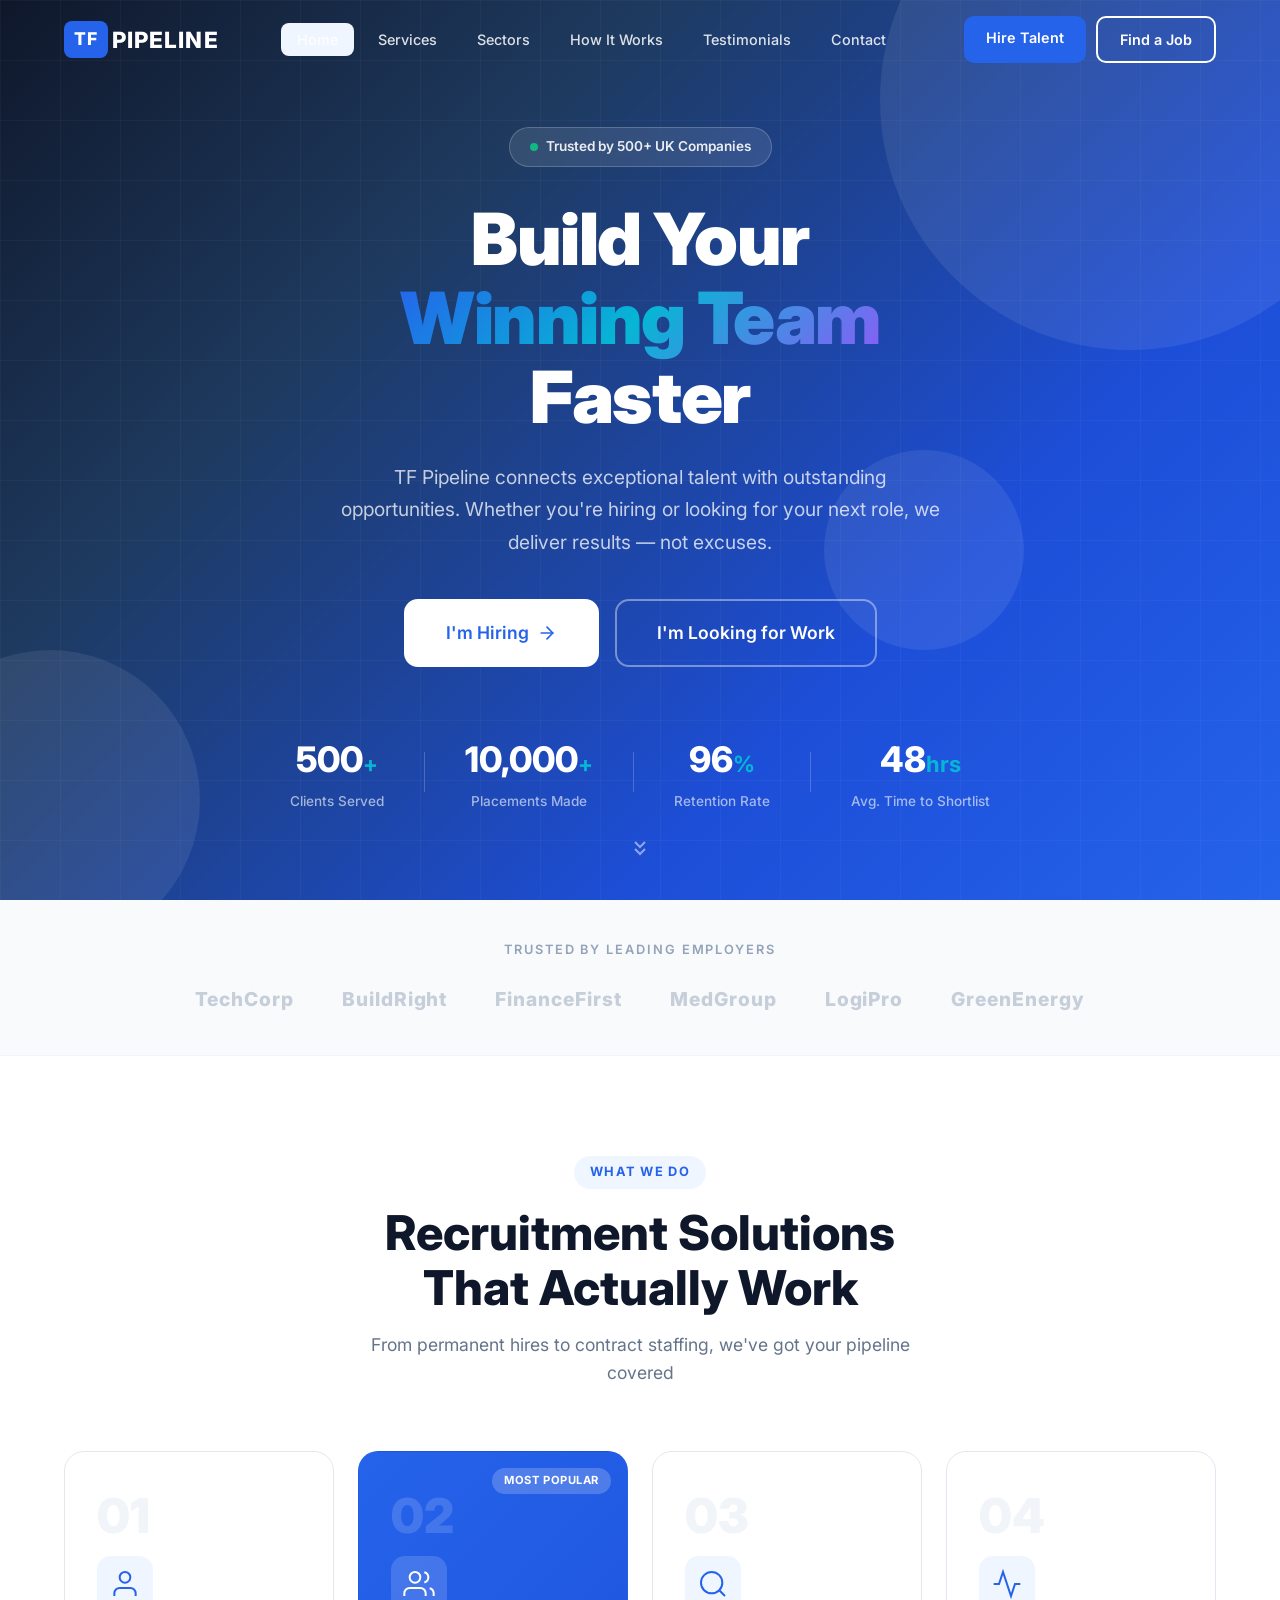
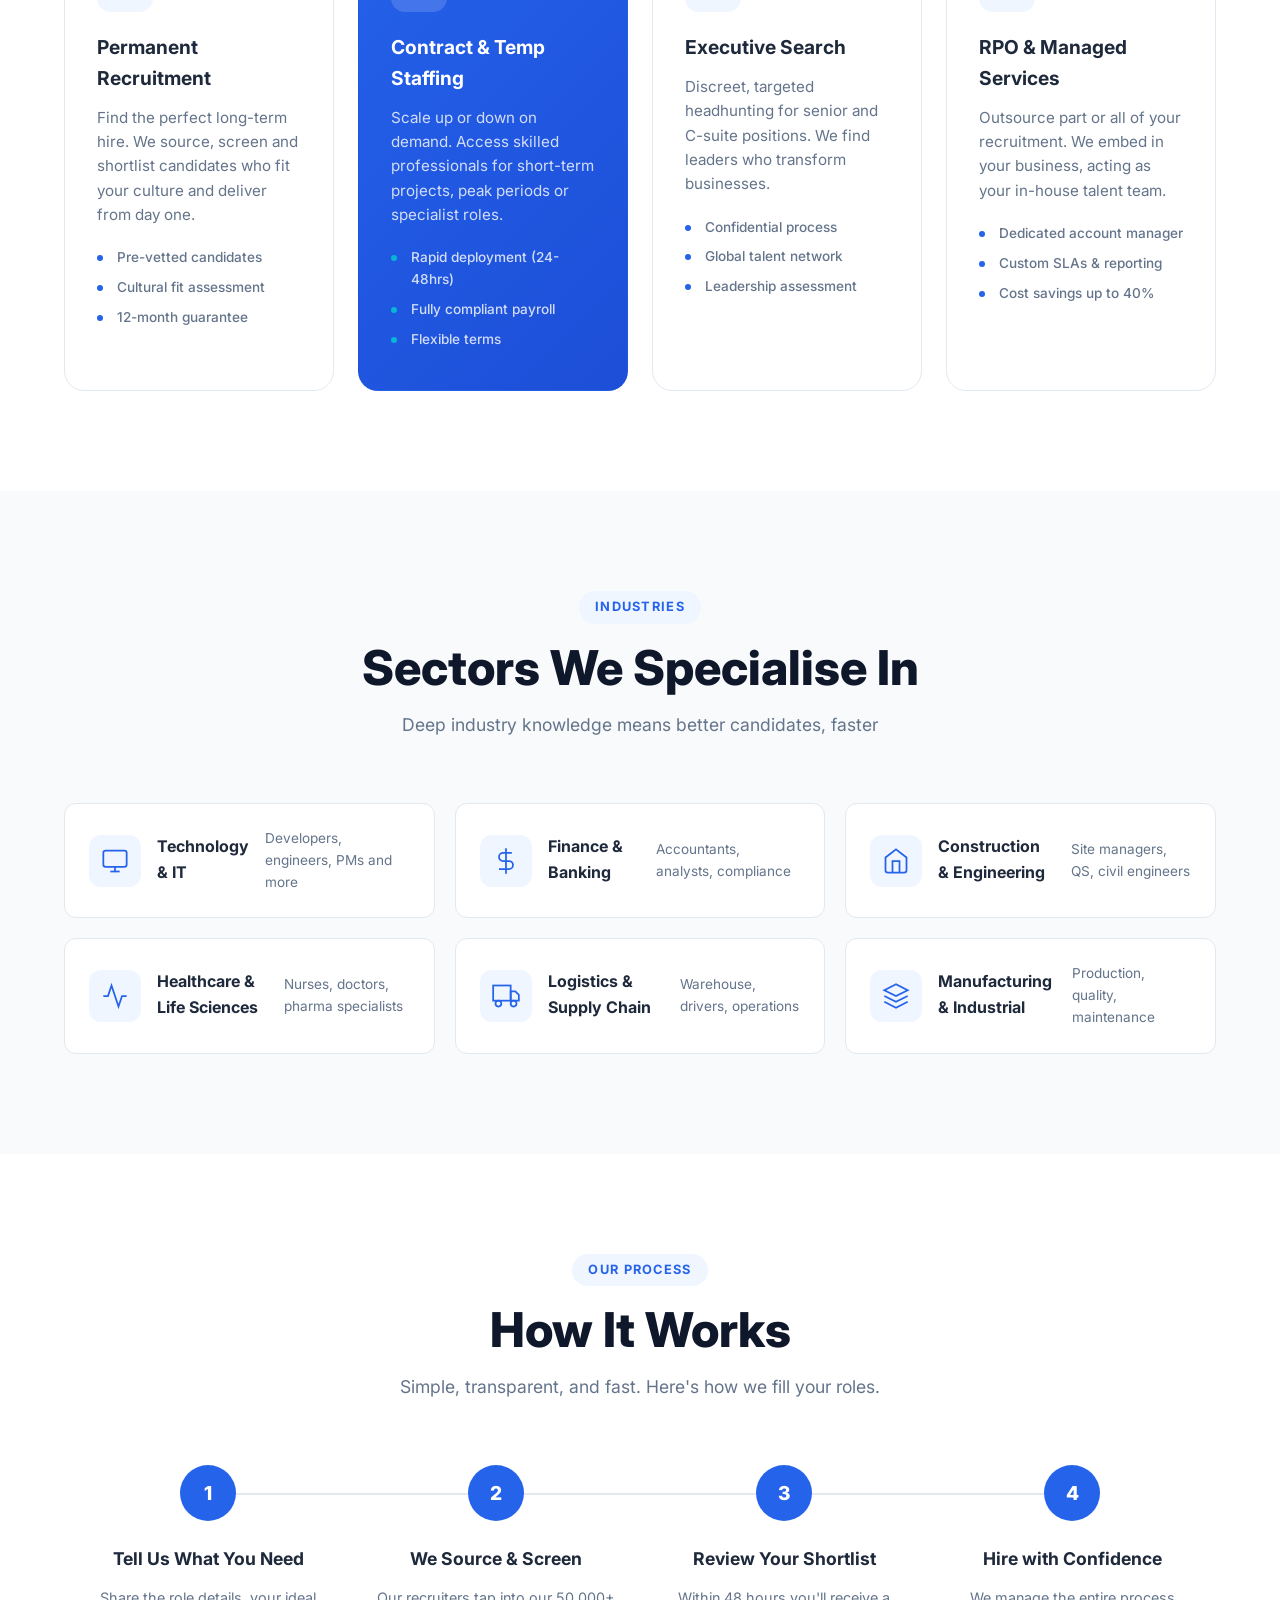
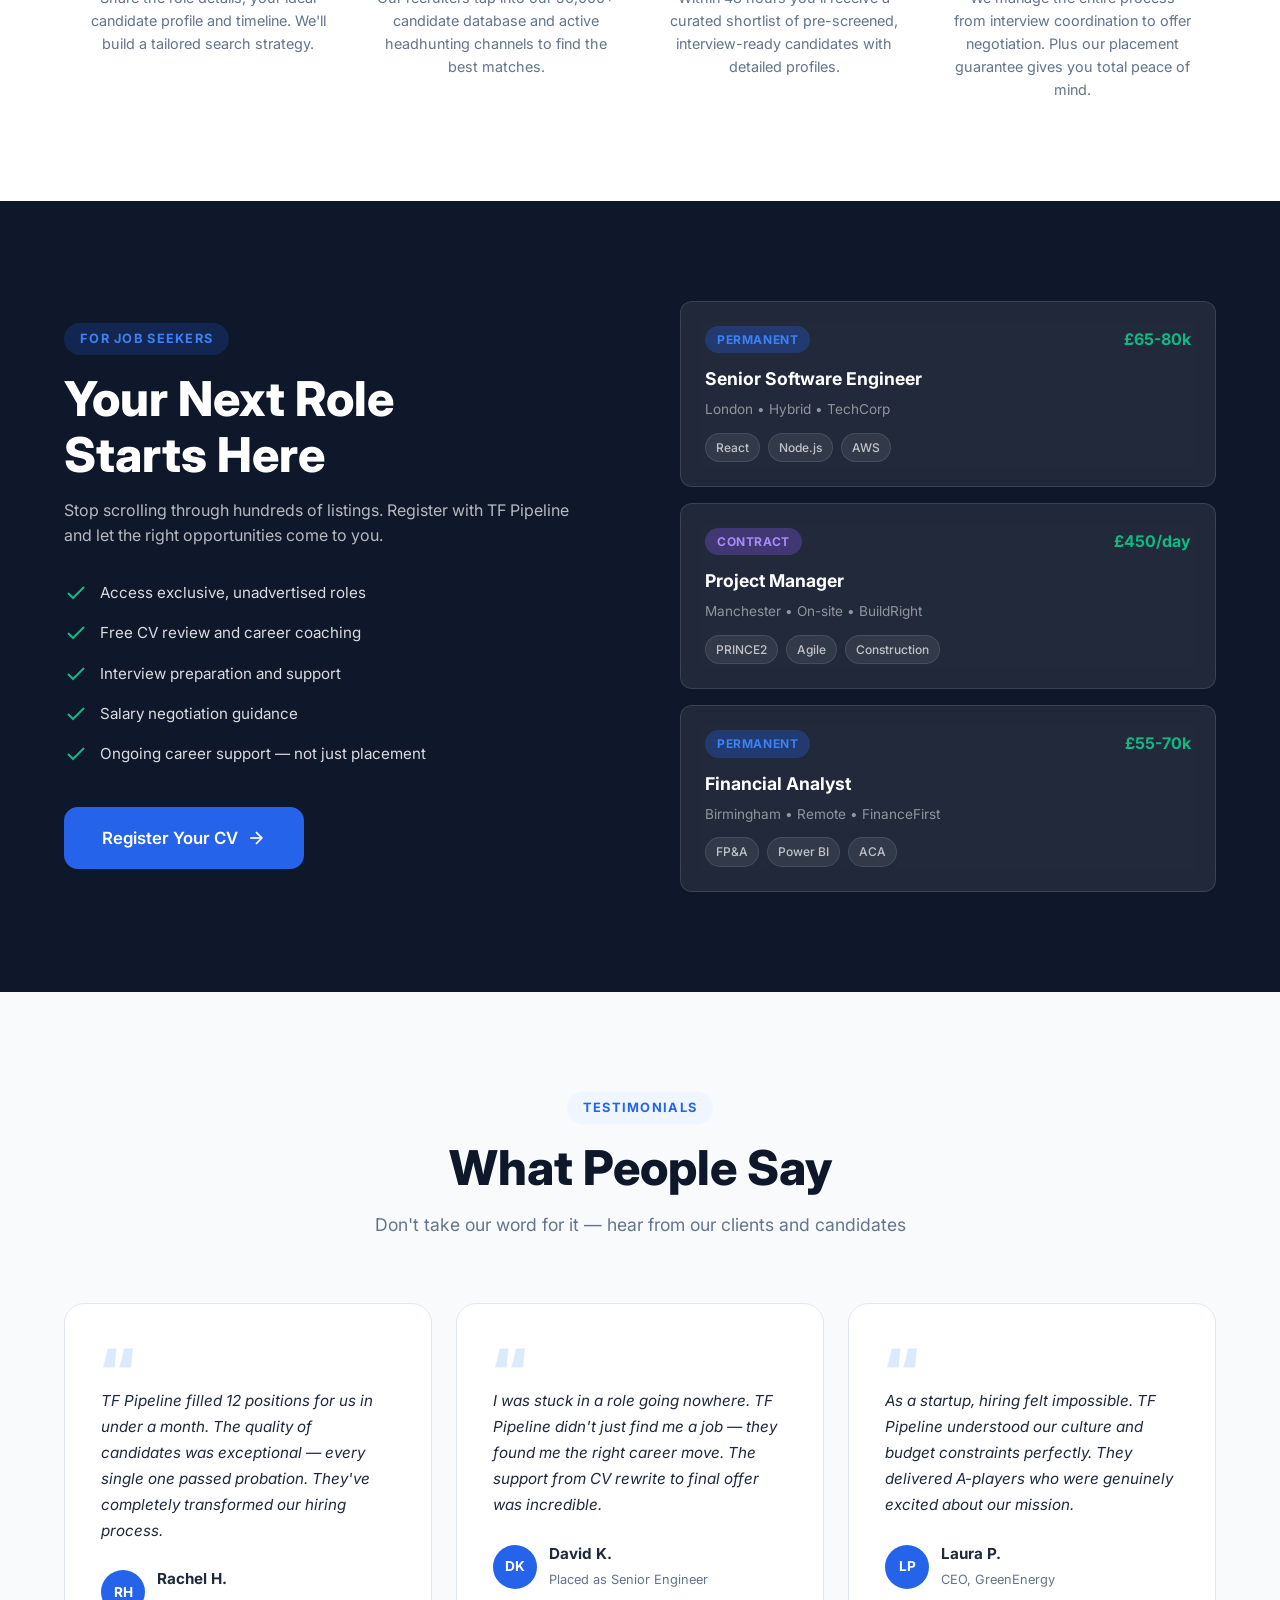
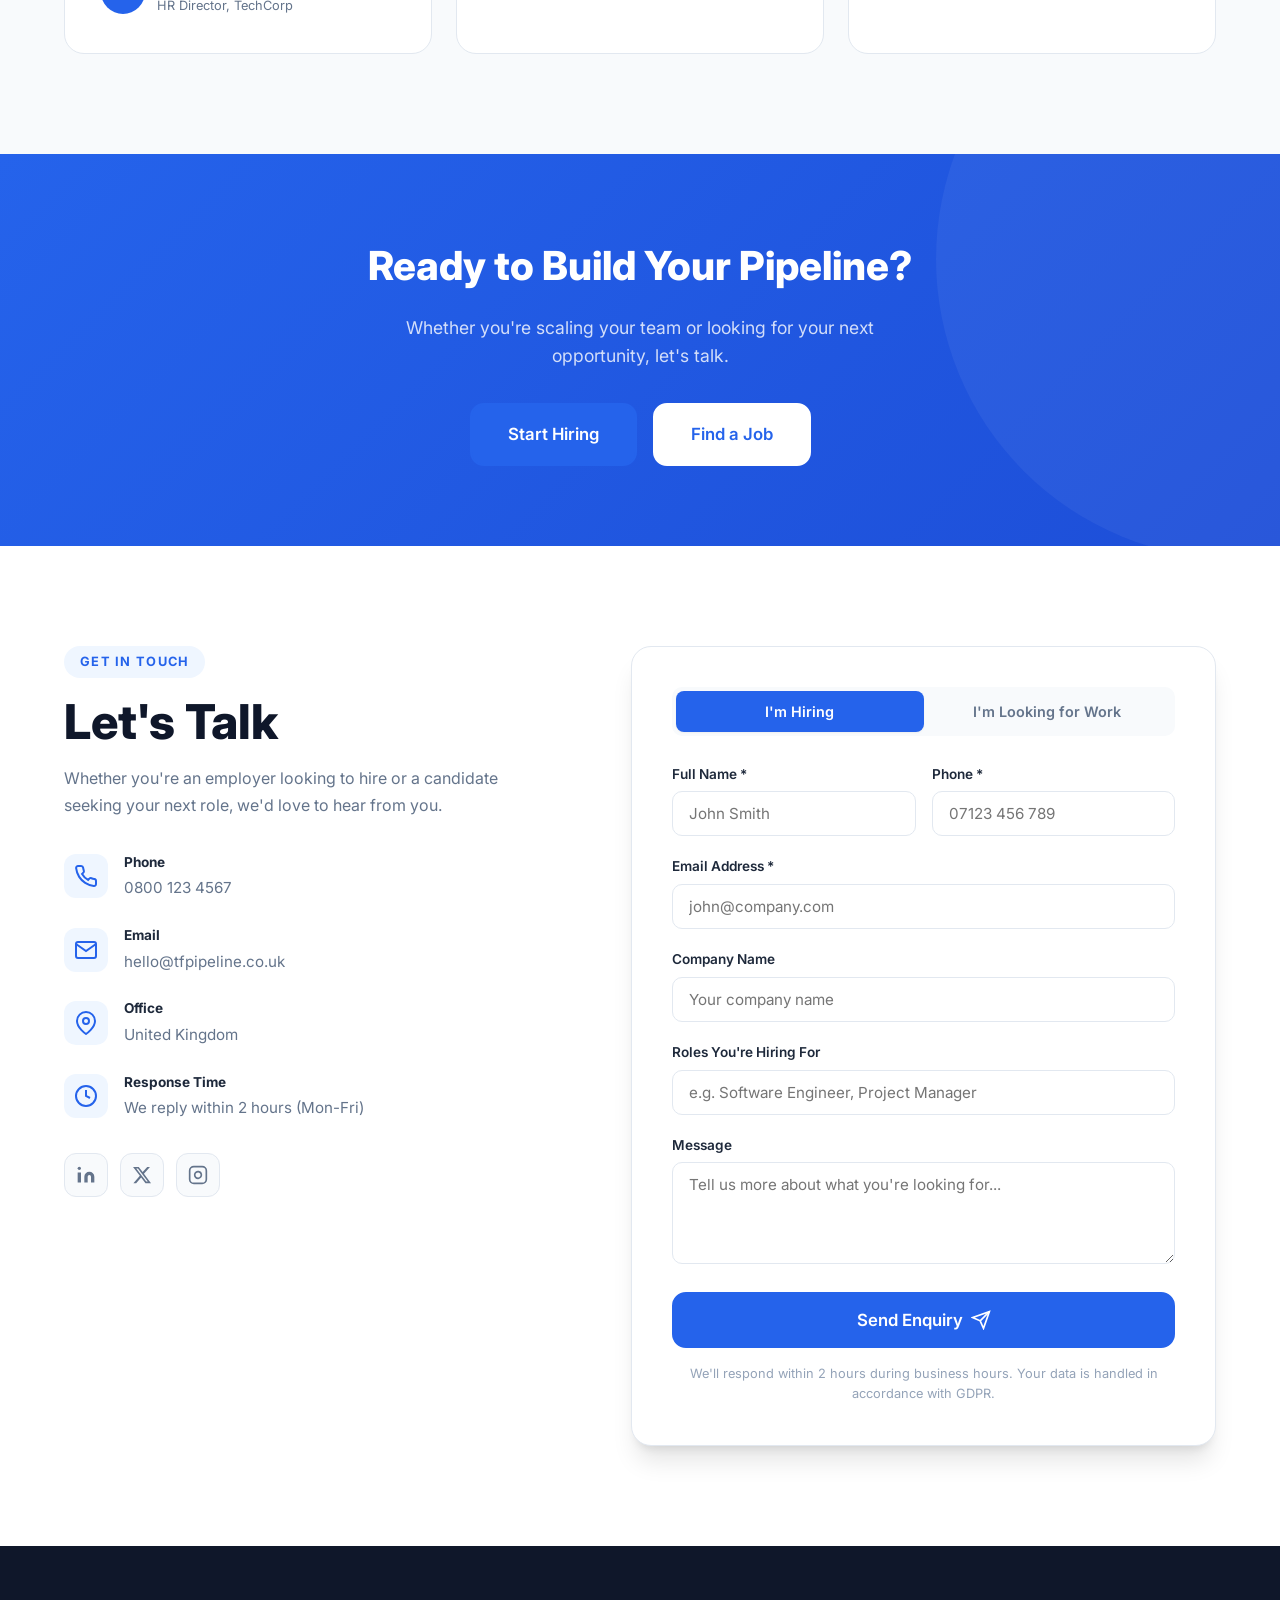
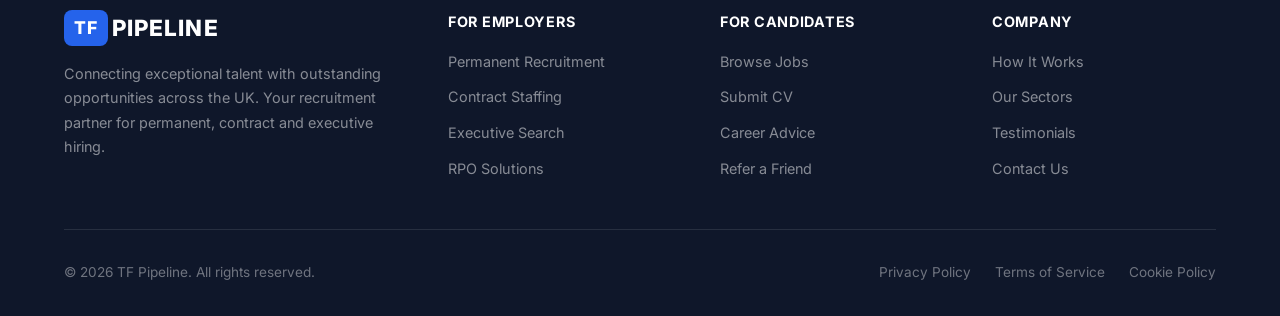
<file: index.html>
<!DOCTYPE html>
<html lang="en">
<head>
    <meta charset="UTF-8">
    <meta name="viewport" content="width=device-width, initial-scale=1.0">
    <meta name="description" content="TF Pipeline - The UK's leading recruitment agency. Connecting exceptional talent with outstanding opportunities across industries. Fast, reliable, results-driven hiring solutions.">
    <meta name="keywords" content="recruitment, hiring, talent pipeline, staffing, jobs, UK recruitment agency, executive search, contract staffing, permanent recruitment, TF Pipeline">
    <meta name="author" content="TF Pipeline">
    <meta name="robots" content="index, follow">
    <meta name="theme-color" content="#6366f1">
    <!-- Open Graph -->
    <meta property="og:title" content="TF Pipeline | Recruitment That Delivers Results">
    <meta property="og:description" content="The UK's leading recruitment agency. Connecting exceptional talent with outstanding opportunities. Fast, reliable, results-driven.">
    <meta property="og:type" content="website">
    <meta property="og:url" content="https://www.tfpipeline.co.uk">
    <meta property="og:image" content="https://www.tfpipeline.co.uk/og-image.png">
    <meta property="og:site_name" content="TF Pipeline">
    <meta property="og:locale" content="en_GB">
    <!-- Twitter Card -->
    <meta name="twitter:card" content="summary_large_image">
    <meta name="twitter:title" content="TF Pipeline | Recruitment That Delivers Results">
    <meta name="twitter:description" content="The UK's leading recruitment agency. Fast, reliable, results-driven hiring solutions.">
    <meta name="twitter:image" content="https://www.tfpipeline.co.uk/og-image.png">
    <!-- Structured Data -->
    <script type="application/ld+json">
    {
      "@context": "https://schema.org",
      "@type": "EmploymentAgency",
      "name": "TF Pipeline",
      "description": "The UK's leading recruitment agency connecting exceptional talent with outstanding opportunities.",
      "url": "https://www.tfpipeline.co.uk",
      "areaServed": "United Kingdom",
      "serviceType": ["Permanent Recruitment", "Contract Staffing", "Executive Search", "RPO"],
      "contactPoint": {
        "@type": "ContactPoint",
        "contactType": "customer service",
        "availableLanguage": "English"
      }
    }
    </script>
    <title>TF Pipeline | Recruitment That Delivers Results</title>
    <link rel="canonical" href="https://www.tfpipeline.co.uk">
    <link rel="icon" type="image/svg+xml" href="data:image/svg+xml,%3Csvg xmlns='http://www.w3.org/2000/svg' viewBox='0 0 100 100'%3E%3Crect rx='20' width='100' height='100' fill='%236366f1'/%3E%3Ctext x='50' y='68' text-anchor='middle' fill='white' font-family='sans-serif' font-weight='900' font-size='52'%3ETF%3C/text%3E%3C/svg%3E">
    <link rel="apple-touch-icon" href="data:image/svg+xml,%3Csvg xmlns='http://www.w3.org/2000/svg' viewBox='0 0 100 100'%3E%3Crect rx='20' width='100' height='100' fill='%236366f1'/%3E%3Ctext x='50' y='68' text-anchor='middle' fill='white' font-family='sans-serif' font-weight='900' font-size='52'%3ETF%3C/text%3E%3C/svg%3E">
    <link rel="preconnect" href="https://fonts.googleapis.com">
    <link rel="preconnect" href="https://fonts.gstatic.com" crossorigin>
    <link href="https://fonts.googleapis.com/css2?family=Inter:wght@400;500;600;700;800;900&display=swap" rel="stylesheet">
    <link rel="stylesheet" href="styles.css">
</head>
<body>
    <!-- Skip to content for accessibility -->
    <a href="#home" class="skip-link">Skip to main content</a>

    <!-- Navigation -->
    <nav class="navbar" id="navbar" role="navigation" aria-label="Main navigation">
        <div class="container nav-container">
            <a href="#" class="logo" aria-label="TF Pipeline - Home">
                <span class="logo-tf">TF</span>
                <span class="logo-pipeline">PIPELINE</span>
            </a>
            <button class="nav-toggle" id="navToggle" aria-label="Toggle navigation">
                <span></span>
                <span></span>
                <span></span>
            </button>
            <ul class="nav-links" id="navLinks">
                <li><a href="#home">Home</a></li>
                <li><a href="#services">Services</a></li>
                <li><a href="#sectors">Sectors</a></li>
                <li><a href="#how-it-works">How It Works</a></li>
                <li><a href="#testimonials">Testimonials</a></li>
                <li><a href="#contact">Contact</a></li>
            </ul>
            <div class="nav-actions">
                <a href="#contact" class="nav-cta">Hire Talent</a>
                <a href="#jobs" class="nav-cta-outline">Find a Job</a>
            </div>
        </div>
    </nav>

    <!-- Hero Section -->
    <main>
    <section class="hero" id="home">
        <div class="hero-bg">
            <div class="hero-gradient"></div>
            <div class="hero-grid-pattern"></div>
            <div class="floating-shapes">
                <div class="shape shape-1"></div>
                <div class="shape shape-2"></div>
                <div class="shape shape-3"></div>
            </div>
        </div>
        <div class="container hero-content">
            <div class="hero-badge">
                <span class="badge-dot"></span>
                Trusted by 500+ UK Companies
            </div>
            <h1 class="hero-title">
                Build Your<br>
                <span class="text-gradient">Winning Team</span><br>
                Faster
            </h1>
            <p class="hero-subtitle">
                TF Pipeline connects exceptional talent with outstanding opportunities.
                Whether you're hiring or looking for your next role, we deliver results &mdash; not excuses.
            </p>
            <div class="hero-ctas">
                <a href="#contact" class="btn btn-primary btn-lg">
                    I'm Hiring
                    <svg width="20" height="20" viewBox="0 0 24 24" fill="none" stroke="currentColor" stroke-width="2" stroke-linecap="round" stroke-linejoin="round"><line x1="5" y1="12" x2="19" y2="12"/><polyline points="12 5 19 12 12 19"/></svg>
                </a>
                <a href="#jobs" class="btn btn-outline btn-lg">
                    I'm Looking for Work
                </a>
            </div>
            <div class="hero-stats">
                <div class="stat">
                    <span class="stat-number" data-target="500">0</span><span class="stat-plus">+</span>
                    <span class="stat-label">Clients Served</span>
                </div>
                <div class="stat-divider"></div>
                <div class="stat">
                    <span class="stat-number" data-target="10000">0</span><span class="stat-plus">+</span>
                    <span class="stat-label">Placements Made</span>
                </div>
                <div class="stat-divider"></div>
                <div class="stat">
                    <span class="stat-number" data-target="96">0</span><span class="stat-percent">%</span>
                    <span class="stat-label">Retention Rate</span>
                </div>
                <div class="stat-divider"></div>
                <div class="stat">
                    <span class="stat-number" data-target="48">0</span><span class="stat-unit">hrs</span>
                    <span class="stat-label">Avg. Time to Shortlist</span>
                </div>
            </div>
        </div>
        <div class="hero-scroll">
            <a href="#services" aria-label="Scroll to services">
                <svg width="24" height="24" viewBox="0 0 24 24" fill="none" stroke="currentColor" stroke-width="2"><polyline points="7 13 12 18 17 13"/><polyline points="7 6 12 11 17 6"/></svg>
            </a>
        </div>
    </section>

    <!-- Trusted By Bar -->
    <section class="trusted-bar">
        <div class="container">
            <p class="trusted-label">Trusted by leading employers</p>
            <div class="trusted-logos">
                <div class="trusted-logo">TechCorp</div>
                <div class="trusted-logo">BuildRight</div>
                <div class="trusted-logo">FinanceFirst</div>
                <div class="trusted-logo">MedGroup</div>
                <div class="trusted-logo">LogiPro</div>
                <div class="trusted-logo">GreenEnergy</div>
            </div>
        </div>
    </section>

    <!-- Services Section -->
    <section class="services" id="services">
        <div class="container">
            <div class="section-header">
                <span class="section-tag">What We Do</span>
                <h2 class="section-title">Recruitment Solutions<br>That Actually Work</h2>
                <p class="section-subtitle">From permanent hires to contract staffing, we've got your pipeline covered</p>
            </div>
            <div class="services-grid">
                <div class="service-card">
                    <div class="service-number">01</div>
                    <div class="service-icon">
                        <svg width="32" height="32" viewBox="0 0 24 24" fill="none" stroke="currentColor" stroke-width="1.5"><path d="M20 21v-2a4 4 0 0 0-4-4H8a4 4 0 0 0-4 4v2"/><circle cx="12" cy="7" r="4"/></svg>
                    </div>
                    <h3>Permanent Recruitment</h3>
                    <p>Find the perfect long-term hire. We source, screen and shortlist candidates who fit your culture and deliver from day one.</p>
                    <ul class="service-features">
                        <li>Pre-vetted candidates</li>
                        <li>Cultural fit assessment</li>
                        <li>12-month guarantee</li>
                    </ul>
                </div>
                <div class="service-card featured">
                    <div class="service-badge">Most Popular</div>
                    <div class="service-number">02</div>
                    <div class="service-icon">
                        <svg width="32" height="32" viewBox="0 0 24 24" fill="none" stroke="currentColor" stroke-width="1.5"><path d="M17 21v-2a4 4 0 0 0-4-4H5a4 4 0 0 0-4 4v2"/><circle cx="9" cy="7" r="4"/><path d="M23 21v-2a4 4 0 0 0-3-3.87"/><path d="M16 3.13a4 4 0 0 1 0 7.75"/></svg>
                    </div>
                    <h3>Contract & Temp Staffing</h3>
                    <p>Scale up or down on demand. Access skilled professionals for short-term projects, peak periods or specialist roles.</p>
                    <ul class="service-features">
                        <li>Rapid deployment (24-48hrs)</li>
                        <li>Fully compliant payroll</li>
                        <li>Flexible terms</li>
                    </ul>
                </div>
                <div class="service-card">
                    <div class="service-number">03</div>
                    <div class="service-icon">
                        <svg width="32" height="32" viewBox="0 0 24 24" fill="none" stroke="currentColor" stroke-width="1.5"><circle cx="11" cy="11" r="8"/><line x1="21" y1="21" x2="16.65" y2="16.65"/></svg>
                    </div>
                    <h3>Executive Search</h3>
                    <p>Discreet, targeted headhunting for senior and C-suite positions. We find leaders who transform businesses.</p>
                    <ul class="service-features">
                        <li>Confidential process</li>
                        <li>Global talent network</li>
                        <li>Leadership assessment</li>
                    </ul>
                </div>
                <div class="service-card">
                    <div class="service-number">04</div>
                    <div class="service-icon">
                        <svg width="32" height="32" viewBox="0 0 24 24" fill="none" stroke="currentColor" stroke-width="1.5"><polyline points="22 12 18 12 15 21 9 3 6 12 2 12"/></svg>
                    </div>
                    <h3>RPO & Managed Services</h3>
                    <p>Outsource part or all of your recruitment. We embed in your business, acting as your in-house talent team.</p>
                    <ul class="service-features">
                        <li>Dedicated account manager</li>
                        <li>Custom SLAs & reporting</li>
                        <li>Cost savings up to 40%</li>
                    </ul>
                </div>
            </div>
        </div>
    </section>

    <!-- Sectors Section -->
    <section class="sectors" id="sectors">
        <div class="container">
            <div class="section-header">
                <span class="section-tag">Industries</span>
                <h2 class="section-title">Sectors We Specialise In</h2>
                <p class="section-subtitle">Deep industry knowledge means better candidates, faster</p>
            </div>
            <div class="sectors-grid">
                <div class="sector-card">
                    <div class="sector-icon">
                        <svg width="28" height="28" viewBox="0 0 24 24" fill="none" stroke="currentColor" stroke-width="1.5"><rect x="2" y="3" width="20" height="14" rx="2" ry="2"/><line x1="8" y1="21" x2="16" y2="21"/><line x1="12" y1="17" x2="12" y2="21"/></svg>
                    </div>
                    <h4>Technology & IT</h4>
                    <p>Developers, engineers, PMs and more</p>
                </div>
                <div class="sector-card">
                    <div class="sector-icon">
                        <svg width="28" height="28" viewBox="0 0 24 24" fill="none" stroke="currentColor" stroke-width="1.5"><line x1="12" y1="1" x2="12" y2="23"/><path d="M17 5H9.5a3.5 3.5 0 0 0 0 7h5a3.5 3.5 0 0 1 0 7H6"/></svg>
                    </div>
                    <h4>Finance & Banking</h4>
                    <p>Accountants, analysts, compliance</p>
                </div>
                <div class="sector-card">
                    <div class="sector-icon">
                        <svg width="28" height="28" viewBox="0 0 24 24" fill="none" stroke="currentColor" stroke-width="1.5"><path d="M3 9l9-7 9 7v11a2 2 0 0 1-2 2H5a2 2 0 0 1-2-2z"/><polyline points="9 22 9 12 15 12 15 22"/></svg>
                    </div>
                    <h4>Construction & Engineering</h4>
                    <p>Site managers, QS, civil engineers</p>
                </div>
                <div class="sector-card">
                    <div class="sector-icon">
                        <svg width="28" height="28" viewBox="0 0 24 24" fill="none" stroke="currentColor" stroke-width="1.5"><path d="M22 12h-4l-3 9L9 3l-3 9H2"/></svg>
                    </div>
                    <h4>Healthcare & Life Sciences</h4>
                    <p>Nurses, doctors, pharma specialists</p>
                </div>
                <div class="sector-card">
                    <div class="sector-icon">
                        <svg width="28" height="28" viewBox="0 0 24 24" fill="none" stroke="currentColor" stroke-width="1.5"><rect x="1" y="3" width="15" height="13"/><polygon points="16 8 20 8 23 11 23 16 16 16 16 8"/><circle cx="5.5" cy="18.5" r="2.5"/><circle cx="18.5" cy="18.5" r="2.5"/></svg>
                    </div>
                    <h4>Logistics & Supply Chain</h4>
                    <p>Warehouse, drivers, operations</p>
                </div>
                <div class="sector-card">
                    <div class="sector-icon">
                        <svg width="28" height="28" viewBox="0 0 24 24" fill="none" stroke="currentColor" stroke-width="1.5"><path d="M12 2L2 7l10 5 10-5-10-5z"/><path d="M2 17l10 5 10-5"/><path d="M2 12l10 5 10-5"/></svg>
                    </div>
                    <h4>Manufacturing & Industrial</h4>
                    <p>Production, quality, maintenance</p>
                </div>
            </div>
        </div>
    </section>

    <!-- How It Works -->
    <section class="how-it-works" id="how-it-works">
        <div class="container">
            <div class="section-header">
                <span class="section-tag">Our Process</span>
                <h2 class="section-title">How It Works</h2>
                <p class="section-subtitle">Simple, transparent, and fast. Here's how we fill your roles.</p>
            </div>
            <div class="steps-grid">
                <div class="step-card">
                    <div class="step-number">1</div>
                    <div class="step-line"></div>
                    <h3>Tell Us What You Need</h3>
                    <p>Share the role details, your ideal candidate profile and timeline. We'll build a tailored search strategy.</p>
                </div>
                <div class="step-card">
                    <div class="step-number">2</div>
                    <div class="step-line"></div>
                    <h3>We Source & Screen</h3>
                    <p>Our recruiters tap into our 50,000+ candidate database and active headhunting channels to find the best matches.</p>
                </div>
                <div class="step-card">
                    <div class="step-number">3</div>
                    <div class="step-line"></div>
                    <h3>Review Your Shortlist</h3>
                    <p>Within 48 hours you'll receive a curated shortlist of pre-screened, interview-ready candidates with detailed profiles.</p>
                </div>
                <div class="step-card">
                    <div class="step-number">4</div>
                    <h3>Hire with Confidence</h3>
                    <p>We manage the entire process from interview coordination to offer negotiation. Plus our placement guarantee gives you total peace of mind.</p>
                </div>
            </div>
        </div>
    </section>

    <!-- For Candidates Section -->
    <section class="candidates" id="jobs">
        <div class="container">
            <div class="candidates-grid">
                <div class="candidates-content">
                    <span class="section-tag">For Job Seekers</span>
                    <h2 class="section-title">Your Next Role<br>Starts Here</h2>
                    <p>Stop scrolling through hundreds of listings. Register with TF Pipeline and let the right opportunities come to you.</p>
                    <div class="candidate-perks">
                        <div class="perk">
                            <svg width="24" height="24" viewBox="0 0 24 24" fill="none" stroke="currentColor" stroke-width="2"><polyline points="20 6 9 17 4 12"/></svg>
                            <span>Access exclusive, unadvertised roles</span>
                        </div>
                        <div class="perk">
                            <svg width="24" height="24" viewBox="0 0 24 24" fill="none" stroke="currentColor" stroke-width="2"><polyline points="20 6 9 17 4 12"/></svg>
                            <span>Free CV review and career coaching</span>
                        </div>
                        <div class="perk">
                            <svg width="24" height="24" viewBox="0 0 24 24" fill="none" stroke="currentColor" stroke-width="2"><polyline points="20 6 9 17 4 12"/></svg>
                            <span>Interview preparation and support</span>
                        </div>
                        <div class="perk">
                            <svg width="24" height="24" viewBox="0 0 24 24" fill="none" stroke="currentColor" stroke-width="2"><polyline points="20 6 9 17 4 12"/></svg>
                            <span>Salary negotiation guidance</span>
                        </div>
                        <div class="perk">
                            <svg width="24" height="24" viewBox="0 0 24 24" fill="none" stroke="currentColor" stroke-width="2"><polyline points="20 6 9 17 4 12"/></svg>
                            <span>Ongoing career support &mdash; not just placement</span>
                        </div>
                    </div>
                    <a href="#contact" class="btn btn-primary btn-lg">
                        Register Your CV
                        <svg width="20" height="20" viewBox="0 0 24 24" fill="none" stroke="currentColor" stroke-width="2"><line x1="5" y1="12" x2="19" y2="12"/><polyline points="12 5 19 12 12 19"/></svg>
                    </a>
                </div>
                <div class="candidates-visual">
                    <div class="job-cards-stack">
                        <div class="job-card-preview">
                            <div class="job-card-header">
                                <span class="job-type">Permanent</span>
                                <span class="job-salary">&#163;65-80k</span>
                            </div>
                            <h4>Senior Software Engineer</h4>
                            <p>London &bull; Hybrid &bull; TechCorp</p>
                            <div class="job-tags">
                                <span>React</span><span>Node.js</span><span>AWS</span>
                            </div>
                        </div>
                        <div class="job-card-preview">
                            <div class="job-card-header">
                                <span class="job-type contract">Contract</span>
                                <span class="job-salary">&#163;450/day</span>
                            </div>
                            <h4>Project Manager</h4>
                            <p>Manchester &bull; On-site &bull; BuildRight</p>
                            <div class="job-tags">
                                <span>PRINCE2</span><span>Agile</span><span>Construction</span>
                            </div>
                        </div>
                        <div class="job-card-preview">
                            <div class="job-card-header">
                                <span class="job-type">Permanent</span>
                                <span class="job-salary">&#163;55-70k</span>
                            </div>
                            <h4>Financial Analyst</h4>
                            <p>Birmingham &bull; Remote &bull; FinanceFirst</p>
                            <div class="job-tags">
                                <span>FP&amp;A</span><span>Power BI</span><span>ACA</span>
                            </div>
                        </div>
                    </div>
                </div>
            </div>
        </div>
    </section>

    <!-- Testimonials -->
    <section class="testimonials" id="testimonials">
        <div class="container">
            <div class="section-header">
                <span class="section-tag">Testimonials</span>
                <h2 class="section-title">What People Say</h2>
                <p class="section-subtitle">Don't take our word for it &mdash; hear from our clients and candidates</p>
            </div>
            <div class="testimonials-grid">
                <div class="testimonial-card">
                    <div class="testimonial-quote">&ldquo;</div>
                    <p>TF Pipeline filled 12 positions for us in under a month. The quality of candidates was exceptional &mdash; every single one passed probation. They've completely transformed our hiring process.</p>
                    <div class="testimonial-author">
                        <div class="testimonial-avatar">RH</div>
                        <div>
                            <strong>Rachel H.</strong>
                            <span>HR Director, TechCorp</span>
                        </div>
                    </div>
                </div>
                <div class="testimonial-card">
                    <div class="testimonial-quote">&ldquo;</div>
                    <p>I was stuck in a role going nowhere. TF Pipeline didn't just find me a job &mdash; they found me the right career move. The support from CV rewrite to final offer was incredible.</p>
                    <div class="testimonial-author">
                        <div class="testimonial-avatar">DK</div>
                        <div>
                            <strong>David K.</strong>
                            <span>Placed as Senior Engineer</span>
                        </div>
                    </div>
                </div>
                <div class="testimonial-card">
                    <div class="testimonial-quote">&ldquo;</div>
                    <p>As a startup, hiring felt impossible. TF Pipeline understood our culture and budget constraints perfectly. They delivered A-players who were genuinely excited about our mission.</p>
                    <div class="testimonial-author">
                        <div class="testimonial-avatar">LP</div>
                        <div>
                            <strong>Laura P.</strong>
                            <span>CEO, GreenEnergy</span>
                        </div>
                    </div>
                </div>
            </div>
        </div>
    </section>

    <!-- CTA Section -->
    <section class="cta-section">
        <div class="container">
            <div class="cta-content">
                <h2>Ready to Build Your Pipeline?</h2>
                <p>Whether you're scaling your team or looking for your next opportunity, let's talk.</p>
                <div class="cta-buttons">
                    <a href="#contact" class="btn btn-primary btn-lg">Start Hiring</a>
                    <a href="#contact" class="btn btn-white btn-lg">Find a Job</a>
                </div>
            </div>
        </div>
    </section>

    <!-- Contact Section -->
    <section class="contact" id="contact">
        <div class="container">
            <div class="contact-grid">
                <div class="contact-info">
                    <span class="section-tag">Get In Touch</span>
                    <h2 class="section-title">Let's Talk</h2>
                    <p>Whether you're an employer looking to hire or a candidate seeking your next role, we'd love to hear from you.</p>
                    <div class="contact-details">
                        <div class="contact-item">
                            <svg width="24" height="24" viewBox="0 0 24 24" fill="none" stroke="currentColor" stroke-width="2"><path d="M22 16.92v3a2 2 0 0 1-2.18 2 19.79 19.79 0 0 1-8.63-3.07 19.5 19.5 0 0 1-6-6 19.79 19.79 0 0 1-3.07-8.67A2 2 0 0 1 4.11 2h3a2 2 0 0 1 2 1.72c.127.96.361 1.903.7 2.81a2 2 0 0 1-.45 2.11L8.09 9.91a16 16 0 0 0 6 6l1.27-1.27a2 2 0 0 1 2.11-.45c.907.339 1.85.573 2.81.7A2 2 0 0 1 22 16.92z"/></svg>
                            <div>
                                <strong>Phone</strong>
                                <a href="tel:08001234567">0800 123 4567</a>
                            </div>
                        </div>
                        <div class="contact-item">
                            <svg width="24" height="24" viewBox="0 0 24 24" fill="none" stroke="currentColor" stroke-width="2"><path d="M4 4h16c1.1 0 2 .9 2 2v12c0 1.1-.9 2-2 2H4c-1.1 0-2-.9-2-2V6c0-1.1.9-2 2-2z"/><polyline points="22,6 12,13 2,6"/></svg>
                            <div>
                                <strong>Email</strong>
                                <a href="mailto:hello@tfpipeline.co.uk">hello@tfpipeline.co.uk</a>
                            </div>
                        </div>
                        <div class="contact-item">
                            <svg width="24" height="24" viewBox="0 0 24 24" fill="none" stroke="currentColor" stroke-width="2"><path d="M21 10c0 7-9 13-9 13s-9-6-9-13a9 9 0 0 1 18 0z"/><circle cx="12" cy="10" r="3"/></svg>
                            <div>
                                <strong>Office</strong>
                                <span>United Kingdom</span>
                            </div>
                        </div>
                        <div class="contact-item">
                            <svg width="24" height="24" viewBox="0 0 24 24" fill="none" stroke="currentColor" stroke-width="2"><circle cx="12" cy="12" r="10"/><polyline points="12 6 12 12 16 14"/></svg>
                            <div>
                                <strong>Response Time</strong>
                                <span>We reply within 2 hours (Mon-Fri)</span>
                            </div>
                        </div>
                    </div>
                    <div class="social-links">
                        <a href="#" aria-label="LinkedIn" class="social-link">
                            <svg width="20" height="20" viewBox="0 0 24 24" fill="currentColor"><path d="M16 8a6 6 0 0 1 6 6v7h-4v-7a2 2 0 0 0-2-2 2 2 0 0 0-2 2v7h-4v-7a6 6 0 0 1 6-6z"/><rect x="2" y="9" width="4" height="12"/><circle cx="4" cy="4" r="2"/></svg>
                        </a>
                        <a href="#" aria-label="Twitter" class="social-link">
                            <svg width="20" height="20" viewBox="0 0 24 24" fill="currentColor"><path d="M18.244 2.25h3.308l-7.227 8.26 8.502 11.24H16.17l-5.214-6.817L4.99 21.75H1.68l7.73-8.835L1.254 2.25H8.08l4.713 6.231zm-1.161 17.52h1.833L7.084 4.126H5.117z"/></svg>
                        </a>
                        <a href="#" aria-label="Instagram" class="social-link">
                            <svg width="20" height="20" viewBox="0 0 24 24" fill="none" stroke="currentColor" stroke-width="2"><rect x="2" y="2" width="20" height="20" rx="5" ry="5"/><path d="M16 11.37A4 4 0 1 1 12.63 8 4 4 0 0 1 16 11.37z"/><line x1="17.5" y1="6.5" x2="17.51" y2="6.5"/></svg>
                        </a>
                    </div>
                </div>
                <div class="contact-form-wrapper">
                    <form class="contact-form" id="contactForm" aria-label="Contact form">
                        <div class="form-tabs">
                            <button type="button" class="form-tab active" data-tab="employer">I'm Hiring</button>
                            <button type="button" class="form-tab" data-tab="candidate">I'm Looking for Work</button>
                        </div>
                        <div class="form-row">
                            <div class="form-group">
                                <label for="name">Full Name *</label>
                                <input type="text" id="name" name="name" required placeholder="John Smith">
                            </div>
                            <div class="form-group">
                                <label for="phone">Phone *</label>
                                <input type="tel" id="phone" name="phone" required placeholder="07123 456 789">
                            </div>
                        </div>
                        <div class="form-group">
                            <label for="email">Email Address *</label>
                            <input type="email" id="email" name="email" required placeholder="john@company.com">
                        </div>
                        <div class="form-group employer-field">
                            <label for="company">Company Name</label>
                            <input type="text" id="company" name="company" placeholder="Your company name">
                        </div>
                        <div class="form-group employer-field">
                            <label for="roles">Roles You're Hiring For</label>
                            <input type="text" id="roles" name="roles" placeholder="e.g. Software Engineer, Project Manager">
                        </div>
                        <div class="form-group candidate-field" style="display:none;">
                            <label for="cv-upload">Upload CV (PDF, DOC)</label>
                            <div class="file-upload">
                                <input type="file" id="cv-upload" name="cv" accept=".pdf,.doc,.docx">
                                <div class="file-upload-label">
                                    <svg width="24" height="24" viewBox="0 0 24 24" fill="none" stroke="currentColor" stroke-width="2"><path d="M21 15v4a2 2 0 0 1-2 2H5a2 2 0 0 1-2-2v-4"/><polyline points="17 8 12 3 7 8"/><line x1="12" y1="3" x2="12" y2="15"/></svg>
                                    <span>Click to upload or drag and drop</span>
                                </div>
                            </div>
                        </div>
                        <div class="form-group candidate-field" style="display:none;">
                            <label for="desired-role">Desired Role / Industry</label>
                            <input type="text" id="desired-role" name="desired-role" placeholder="e.g. Marketing Manager, Finance">
                        </div>
                        <div class="form-group">
                            <label for="message">Message</label>
                            <textarea id="message" name="message" rows="4" placeholder="Tell us more about what you're looking for..."></textarea>
                        </div>
                        <button type="submit" class="btn btn-primary btn-lg btn-full">
                            Send Enquiry
                            <svg width="20" height="20" viewBox="0 0 24 24" fill="none" stroke="currentColor" stroke-width="2"><line x1="22" y1="2" x2="11" y2="13"/><polygon points="22 2 15 22 11 13 2 9 22 2"/></svg>
                        </button>
                        <p class="form-note">We'll respond within 2 hours during business hours. Your data is handled in accordance with GDPR.</p>
                    </form>
                </div>
            </div>
        </div>
    </section>

    <!-- Footer -->
    </main>

    <footer class="footer">
        <div class="container">
            <div class="footer-grid">
                <div class="footer-brand">
                    <a href="#" class="logo">
                        <span class="logo-tf">TF</span>
                        <span class="logo-pipeline">PIPELINE</span>
                    </a>
                    <p>Connecting exceptional talent with outstanding opportunities across the UK. Your recruitment partner for permanent, contract and executive hiring.</p>
                </div>
                <div class="footer-links">
                    <h4>For Employers</h4>
                    <ul>
                        <li><a href="#services">Permanent Recruitment</a></li>
                        <li><a href="#services">Contract Staffing</a></li>
                        <li><a href="#services">Executive Search</a></li>
                        <li><a href="#services">RPO Solutions</a></li>
                    </ul>
                </div>
                <div class="footer-links">
                    <h4>For Candidates</h4>
                    <ul>
                        <li><a href="#jobs">Browse Jobs</a></li>
                        <li><a href="#contact">Submit CV</a></li>
                        <li><a href="#jobs">Career Advice</a></li>
                        <li><a href="#contact">Refer a Friend</a></li>
                    </ul>
                </div>
                <div class="footer-links">
                    <h4>Company</h4>
                    <ul>
                        <li><a href="#how-it-works">How It Works</a></li>
                        <li><a href="#sectors">Our Sectors</a></li>
                        <li><a href="#testimonials">Testimonials</a></li>
                        <li><a href="#contact">Contact Us</a></li>
                    </ul>
                </div>
            </div>
            <div class="footer-bottom">
                <p>&copy; 2026 TF Pipeline. All rights reserved.</p>
                <div class="footer-legal">
                    <a href="#">Privacy Policy</a>
                    <a href="#">Terms of Service</a>
                    <a href="#">Cookie Policy</a>
                </div>
            </div>
        </div>
    </footer>

    <!-- Back to Top -->
    <button class="back-to-top" id="backToTop" aria-label="Back to top">
        <svg width="24" height="24" viewBox="0 0 24 24" fill="none" stroke="currentColor" stroke-width="2"><polyline points="18 15 12 9 6 15"/></svg>
    </button>

    <script src="script.js"></script>
</body>
</html>
</file>
<file: styles.css>
/* ==========================================
   TF PIPELINE - RECRUITMENT WEBSITE STYLES
   ========================================== */

/* CSS Variables */
:root {
    --primary: #2563eb;
    --primary-dark: #1d4ed8;
    --primary-light: #3b82f6;
    --primary-50: #eff6ff;
    --primary-100: #dbeafe;
    --secondary: #0f172a;
    --accent: #06b6d4;
    --accent-2: #8b5cf6;
    --success: #10b981;
    --warning: #f59e0b;
    --text: #1e293b;
    --text-light: #64748b;
    --text-lighter: #94a3b8;
    --bg: #ffffff;
    --bg-alt: #f8fafc;
    --bg-dark: #0f172a;
    --border: #e2e8f0;
    --border-light: #f1f5f9;
    --shadow-sm: 0 1px 2px rgba(0,0,0,0.05);
    --shadow: 0 4px 6px -1px rgba(0,0,0,0.1), 0 2px 4px -2px rgba(0,0,0,0.1);
    --shadow-md: 0 10px 15px -3px rgba(0,0,0,0.1), 0 4px 6px -4px rgba(0,0,0,0.1);
    --shadow-lg: 0 20px 25px -5px rgba(0,0,0,0.1), 0 8px 10px -6px rgba(0,0,0,0.1);
    --shadow-xl: 0 25px 50px -12px rgba(0,0,0,0.25);
    --radius: 12px;
    --radius-lg: 20px;
    --radius-full: 9999px;
    --transition: 0.3s cubic-bezier(0.4, 0, 0.2, 1);
    --font: 'Inter', -apple-system, BlinkMacSystemFont, 'Segoe UI', sans-serif;
}

/* Reset */
*, *::before, *::after {
    margin: 0;
    padding: 0;
    box-sizing: border-box;
}

html {
    scroll-behavior: smooth;
    scroll-padding-top: 80px;
}

body {
    font-family: var(--font);
    color: var(--text);
    background: var(--bg);
    line-height: 1.6;
    -webkit-font-smoothing: antialiased;
    overflow-x: hidden;
}

img { max-width: 100%; display: block; }
a { text-decoration: none; color: inherit; }

/* Skip link for accessibility */
.skip-link {
    position: absolute;
    top: -100%;
    left: 16px;
    z-index: 10000;
    padding: 12px 24px;
    background: var(--primary);
    color: #fff;
    border-radius: var(--radius);
    font-weight: 600;
    transition: top 0.2s;
}
.skip-link:focus {
    top: 16px;
}

/* Focus-visible for keyboard users */
:focus-visible {
    outline: 3px solid var(--primary-light);
    outline-offset: 2px;
}

/* Reduced motion preference */
@media (prefers-reduced-motion: reduce) {
    *, *::before, *::after {
        animation-duration: 0.01ms !important;
        transition-duration: 0.01ms !important;
        scroll-behavior: auto !important;
    }
}
ul { list-style: none; }

.container {
    max-width: 1200px;
    margin: 0 auto;
    padding: 0 24px;
}

/* ==========================================
   TYPOGRAPHY
   ========================================== */
.section-tag {
    display: inline-block;
    font-size: 0.8rem;
    font-weight: 700;
    text-transform: uppercase;
    letter-spacing: 0.1em;
    color: var(--primary);
    background: var(--primary-50);
    padding: 6px 16px;
    border-radius: var(--radius-full);
    margin-bottom: 16px;
}

.section-title {
    font-size: clamp(2rem, 4vw, 3rem);
    font-weight: 800;
    line-height: 1.15;
    color: var(--secondary);
    margin-bottom: 16px;
}

.section-subtitle {
    font-size: 1.1rem;
    color: var(--text-light);
    max-width: 600px;
    margin: 0 auto;
}

.section-header {
    text-align: center;
    margin-bottom: 64px;
}

.text-gradient {
    background: linear-gradient(135deg, var(--primary) 0%, var(--accent) 50%, var(--accent-2) 100%);
    -webkit-background-clip: text;
    background-clip: text;
    -webkit-text-fill-color: transparent;
}

/* ==========================================
   BUTTONS
   ========================================== */
.btn {
    display: inline-flex;
    align-items: center;
    gap: 8px;
    font-family: var(--font);
    font-weight: 600;
    font-size: 0.95rem;
    padding: 12px 28px;
    border-radius: var(--radius);
    border: 2px solid transparent;
    cursor: pointer;
    transition: all var(--transition);
    white-space: nowrap;
}

.btn-primary {
    background: var(--primary);
    color: white;
    border-color: var(--primary);
}

.btn-primary:hover {
    background: var(--primary-dark);
    border-color: var(--primary-dark);
    transform: translateY(-2px);
    box-shadow: 0 8px 25px rgba(37, 99, 235, 0.35);
}

.btn-outline {
    background: transparent;
    color: var(--primary);
    border-color: var(--primary);
}

.btn-outline:hover {
    background: var(--primary);
    color: white;
    transform: translateY(-2px);
}

.btn-white {
    background: white;
    color: var(--primary);
    border-color: white;
}

.btn-white:hover {
    background: var(--primary-50);
    transform: translateY(-2px);
}

.btn-lg {
    padding: 16px 36px;
    font-size: 1.05rem;
    border-radius: 14px;
}

.btn-full {
    width: 100%;
    justify-content: center;
}

/* ==========================================
   NAVBAR
   ========================================== */
.navbar {
    position: fixed;
    top: 0;
    left: 0;
    right: 0;
    z-index: 1000;
    padding: 16px 0;
    transition: all var(--transition);
    background: transparent;
}

.navbar.scrolled {
    background: rgba(255,255,255,0.95);
    backdrop-filter: blur(20px);
    -webkit-backdrop-filter: blur(20px);
    box-shadow: var(--shadow);
    padding: 10px 0;
}

.nav-container {
    display: flex;
    align-items: center;
    justify-content: space-between;
    gap: 32px;
}

.logo {
    display: flex;
    align-items: center;
    gap: 4px;
    font-weight: 800;
    font-size: 1.4rem;
    z-index: 1001;
}

.logo-tf {
    background: var(--primary);
    color: white;
    padding: 4px 10px;
    border-radius: 8px;
    font-size: 1.1rem;
    letter-spacing: 0.05em;
}

.logo-pipeline {
    color: var(--secondary);
    letter-spacing: 0.05em;
}

.navbar:not(.scrolled) .logo-pipeline {
    color: white;
}

.nav-links {
    display: flex;
    align-items: center;
    gap: 8px;
}

.nav-links a {
    font-size: 0.9rem;
    font-weight: 500;
    padding: 8px 16px;
    border-radius: 8px;
    transition: all var(--transition);
    color: var(--text-light);
}

.navbar:not(.scrolled) .nav-links a {
    color: rgba(255,255,255,0.85);
}

.nav-links a:hover,
.nav-links a.active {
    color: var(--primary);
    background: var(--primary-50);
}

.navbar:not(.scrolled) .nav-links a:hover {
    color: white;
    background: rgba(255,255,255,0.15);
}

.nav-actions {
    display: flex;
    gap: 10px;
    z-index: 1001;
}

.nav-cta {
    font-size: 0.9rem;
    font-weight: 600;
    padding: 10px 22px;
    border-radius: 10px;
    background: var(--primary);
    color: white !important;
    transition: all var(--transition);
}

.nav-cta:hover {
    background: var(--primary-dark);
    transform: translateY(-1px);
}

.nav-cta-outline {
    font-size: 0.9rem;
    font-weight: 600;
    padding: 10px 22px;
    border-radius: 10px;
    border: 2px solid var(--primary);
    color: var(--primary);
    transition: all var(--transition);
}

.navbar:not(.scrolled) .nav-cta-outline {
    border-color: white;
    color: white;
}

.nav-cta-outline:hover {
    background: var(--primary);
    color: white !important;
    border-color: var(--primary);
}

.nav-toggle {
    display: none;
    flex-direction: column;
    gap: 5px;
    background: none;
    border: none;
    cursor: pointer;
    padding: 4px;
    z-index: 1001;
}

.nav-toggle span {
    width: 24px;
    height: 2px;
    background: var(--secondary);
    transition: all var(--transition);
    border-radius: 2px;
}

.navbar:not(.scrolled) .nav-toggle span {
    background: white;
}

.nav-toggle.active span:nth-child(1) {
    transform: rotate(45deg) translate(5px, 5px);
}
.nav-toggle.active span:nth-child(2) {
    opacity: 0;
}
.nav-toggle.active span:nth-child(3) {
    transform: rotate(-45deg) translate(5px, -5px);
}

/* ==========================================
   HERO
   ========================================== */
.hero {
    position: relative;
    min-height: 100vh;
    display: flex;
    align-items: center;
    padding: 120px 0 80px;
    overflow: hidden;
}

.hero-bg {
    position: absolute;
    inset: 0;
    z-index: 0;
}

.hero-gradient {
    position: absolute;
    inset: 0;
    background: linear-gradient(135deg, #0f172a 0%, #1e3a5f 30%, #1d4ed8 70%, #2563eb 100%);
}

.hero-grid-pattern {
    position: absolute;
    inset: 0;
    background-image:
        linear-gradient(rgba(255,255,255,0.03) 1px, transparent 1px),
        linear-gradient(90deg, rgba(255,255,255,0.03) 1px, transparent 1px);
    background-size: 60px 60px;
}

.floating-shapes .shape {
    position: absolute;
    border-radius: 50%;
    opacity: 0.08;
    background: white;
}

.shape-1 {
    width: 500px;
    height: 500px;
    top: -150px;
    right: -100px;
    animation: float 20s ease-in-out infinite;
}

.shape-2 {
    width: 300px;
    height: 300px;
    bottom: -50px;
    left: -100px;
    animation: float 15s ease-in-out infinite reverse;
}

.shape-3 {
    width: 200px;
    height: 200px;
    top: 50%;
    right: 20%;
    animation: float 18s ease-in-out infinite 5s;
}

@keyframes float {
    0%, 100% { transform: translate(0, 0) scale(1); }
    33% { transform: translate(30px, -30px) scale(1.05); }
    66% { transform: translate(-20px, 20px) scale(0.95); }
}

.hero-content {
    position: relative;
    z-index: 1;
    text-align: center;
    max-width: 850px;
    margin: 0 auto;
}

.hero-badge {
    display: inline-flex;
    align-items: center;
    gap: 8px;
    background: rgba(255,255,255,0.1);
    border: 1px solid rgba(255,255,255,0.2);
    color: rgba(255,255,255,0.9);
    font-size: 0.85rem;
    font-weight: 600;
    padding: 8px 20px;
    border-radius: var(--radius-full);
    margin-bottom: 32px;
    backdrop-filter: blur(10px);
}

.badge-dot {
    width: 8px;
    height: 8px;
    background: var(--success);
    border-radius: 50%;
    animation: pulse-dot 2s ease-in-out infinite;
}

@keyframes pulse-dot {
    0%, 100% { opacity: 1; transform: scale(1); }
    50% { opacity: 0.5; transform: scale(1.5); }
}

.hero-title {
    font-size: clamp(2.8rem, 6vw, 4.5rem);
    font-weight: 900;
    line-height: 1.1;
    color: white;
    margin-bottom: 24px;
    letter-spacing: -0.02em;
}

.hero-subtitle {
    font-size: 1.2rem;
    color: rgba(255,255,255,0.75);
    max-width: 600px;
    margin: 0 auto 40px;
    line-height: 1.7;
}

.hero-ctas {
    display: flex;
    gap: 16px;
    justify-content: center;
    flex-wrap: wrap;
    margin-bottom: 64px;
}

.hero .btn-primary {
    background: white;
    color: var(--primary);
    border-color: white;
    font-size: 1.1rem;
    padding: 18px 40px;
}

.hero .btn-primary:hover {
    background: var(--primary-50);
    box-shadow: 0 8px 30px rgba(255,255,255,0.3);
}

.hero .btn-outline {
    color: white;
    border-color: rgba(255,255,255,0.4);
    font-size: 1.1rem;
    padding: 18px 40px;
}

.hero .btn-outline:hover {
    background: rgba(255,255,255,0.15);
    border-color: white;
    color: white;
}

.hero-stats {
    display: flex;
    align-items: center;
    justify-content: center;
    gap: 40px;
    flex-wrap: wrap;
}

.stat {
    text-align: center;
}

.stat-number {
    font-size: 2.2rem;
    font-weight: 800;
    color: white;
    display: inline;
}

.stat-plus, .stat-percent, .stat-unit {
    font-size: 1.4rem;
    font-weight: 700;
    color: var(--accent);
}

.stat-label {
    display: block;
    font-size: 0.85rem;
    color: rgba(255,255,255,0.6);
    margin-top: 4px;
    font-weight: 500;
}

.stat-divider {
    width: 1px;
    height: 40px;
    background: rgba(255,255,255,0.2);
}

.hero-scroll {
    position: absolute;
    bottom: 32px;
    left: 50%;
    transform: translateX(-50%);
    z-index: 1;
}

.hero-scroll a {
    color: rgba(255,255,255,0.5);
    animation: bounce 2s ease-in-out infinite;
    display: block;
}

@keyframes bounce {
    0%, 100% { transform: translateY(0); }
    50% { transform: translateY(8px); }
}

/* ==========================================
   TRUSTED BAR
   ========================================== */
.trusted-bar {
    padding: 40px 0;
    background: var(--bg-alt);
    border-bottom: 1px solid var(--border-light);
}

.trusted-label {
    text-align: center;
    font-size: 0.8rem;
    font-weight: 600;
    text-transform: uppercase;
    letter-spacing: 0.15em;
    color: var(--text-lighter);
    margin-bottom: 24px;
}

.trusted-logos {
    display: flex;
    align-items: center;
    justify-content: center;
    gap: 48px;
    flex-wrap: wrap;
}

.trusted-logo {
    font-size: 1.2rem;
    font-weight: 800;
    color: var(--text-lighter);
    letter-spacing: 0.05em;
    opacity: 0.5;
    transition: opacity var(--transition);
}

.trusted-logo:hover {
    opacity: 0.8;
}

/* ==========================================
   SERVICES
   ========================================== */
.services {
    padding: 100px 0;
    background: var(--bg);
}

.services-grid {
    display: grid;
    grid-template-columns: repeat(4, 1fr);
    gap: 24px;
}

.service-card {
    position: relative;
    padding: 40px 32px;
    background: var(--bg);
    border: 1px solid var(--border);
    border-radius: var(--radius-lg);
    transition: all var(--transition);
    overflow: hidden;
}

.service-card::before {
    content: '';
    position: absolute;
    top: 0;
    left: 0;
    right: 0;
    height: 3px;
    background: linear-gradient(90deg, var(--primary), var(--accent));
    transform: scaleX(0);
    transition: transform var(--transition);
}

.service-card:hover {
    transform: translateY(-8px);
    box-shadow: var(--shadow-lg);
    border-color: var(--primary-100);
}

.service-card:hover::before {
    transform: scaleX(1);
}

.service-card.featured {
    background: linear-gradient(135deg, var(--primary) 0%, var(--primary-dark) 100%);
    color: white;
    border-color: transparent;
}

.service-card.featured::before {
    display: none;
}

.service-card.featured:hover {
    box-shadow: 0 20px 40px rgba(37, 99, 235, 0.35);
}

.service-badge {
    position: absolute;
    top: 16px;
    right: 16px;
    background: rgba(255,255,255,0.2);
    color: white;
    font-size: 0.7rem;
    font-weight: 700;
    text-transform: uppercase;
    letter-spacing: 0.05em;
    padding: 4px 12px;
    border-radius: var(--radius-full);
}

.service-number {
    font-size: 3rem;
    font-weight: 900;
    color: var(--border-light);
    line-height: 1;
    margin-bottom: 16px;
}

.service-card.featured .service-number {
    color: rgba(255,255,255,0.15);
}

.service-icon {
    width: 56px;
    height: 56px;
    display: flex;
    align-items: center;
    justify-content: center;
    background: var(--primary-50);
    border-radius: 14px;
    margin-bottom: 20px;
    color: var(--primary);
}

.service-card.featured .service-icon {
    background: rgba(255,255,255,0.15);
    color: white;
}

.service-card h3 {
    font-size: 1.2rem;
    font-weight: 700;
    margin-bottom: 12px;
}

.service-card p {
    font-size: 0.95rem;
    color: var(--text-light);
    line-height: 1.6;
    margin-bottom: 20px;
}

.service-card.featured p {
    color: rgba(255,255,255,0.8);
}

.service-features {
    display: flex;
    flex-direction: column;
    gap: 8px;
}

.service-features li {
    font-size: 0.85rem;
    font-weight: 500;
    color: var(--text-light);
    padding-left: 20px;
    position: relative;
}

.service-features li::before {
    content: '';
    position: absolute;
    left: 0;
    top: 8px;
    width: 6px;
    height: 6px;
    background: var(--primary);
    border-radius: 50%;
}

.service-card.featured .service-features li {
    color: rgba(255,255,255,0.8);
}

.service-card.featured .service-features li::before {
    background: var(--accent);
}

/* ==========================================
   SECTORS
   ========================================== */
.sectors {
    padding: 100px 0;
    background: var(--bg-alt);
}

.sectors-grid {
    display: grid;
    grid-template-columns: repeat(3, 1fr);
    gap: 20px;
}

.sector-card {
    display: flex;
    align-items: center;
    gap: 16px;
    padding: 24px;
    background: var(--bg);
    border: 1px solid var(--border);
    border-radius: var(--radius);
    transition: all var(--transition);
}

.sector-card:hover {
    transform: translateY(-4px);
    box-shadow: var(--shadow-md);
    border-color: var(--primary-100);
}

.sector-icon {
    width: 52px;
    height: 52px;
    display: flex;
    align-items: center;
    justify-content: center;
    background: var(--primary-50);
    border-radius: 12px;
    color: var(--primary);
    flex-shrink: 0;
}

.sector-card h4 {
    font-size: 1rem;
    font-weight: 700;
    margin-bottom: 2px;
}

.sector-card p {
    font-size: 0.85rem;
    color: var(--text-light);
}

/* ==========================================
   HOW IT WORKS
   ========================================== */
.how-it-works {
    padding: 100px 0;
    background: var(--bg);
}

.steps-grid {
    display: grid;
    grid-template-columns: repeat(4, 1fr);
    gap: 0;
    position: relative;
}

.step-card {
    text-align: center;
    padding: 0 24px;
    position: relative;
}

.step-number {
    width: 56px;
    height: 56px;
    display: flex;
    align-items: center;
    justify-content: center;
    margin: 0 auto 24px;
    background: var(--primary);
    color: white;
    font-size: 1.2rem;
    font-weight: 800;
    border-radius: 50%;
    position: relative;
    z-index: 2;
}

.step-line {
    position: absolute;
    top: 28px;
    left: calc(50% + 28px);
    right: calc(-50% + 28px);
    height: 2px;
    background: var(--border);
    z-index: 1;
}

.step-card:last-child .step-line {
    display: none;
}

.step-card h3 {
    font-size: 1.1rem;
    font-weight: 700;
    margin-bottom: 12px;
}

.step-card p {
    font-size: 0.9rem;
    color: var(--text-light);
    line-height: 1.6;
}

/* ==========================================
   CANDIDATES / JOBS
   ========================================== */
.candidates {
    padding: 100px 0;
    background: var(--bg-dark);
    color: white;
    overflow: hidden;
}

.candidates-grid {
    display: grid;
    grid-template-columns: 1fr 1fr;
    gap: 80px;
    align-items: center;
}

.candidates .section-tag {
    background: rgba(37, 99, 235, 0.2);
    color: var(--primary-light);
}

.candidates .section-title {
    color: white;
}

.candidates p {
    color: rgba(255,255,255,0.7);
    margin-bottom: 32px;
}

.candidate-perks {
    display: flex;
    flex-direction: column;
    gap: 16px;
    margin-bottom: 40px;
}

.perk {
    display: flex;
    align-items: center;
    gap: 12px;
    color: rgba(255,255,255,0.85);
    font-size: 0.95rem;
}

.perk svg {
    color: var(--success);
    flex-shrink: 0;
}

.candidates .btn-primary {
    background: var(--primary);
    color: white;
    border-color: var(--primary);
}

.candidates .btn-primary:hover {
    background: var(--primary-dark);
    border-color: var(--primary-dark);
}

.candidates-visual {
    position: relative;
}

.job-cards-stack {
    display: flex;
    flex-direction: column;
    gap: 16px;
    position: relative;
}

.job-card-preview {
    background: rgba(255,255,255,0.08);
    border: 1px solid rgba(255,255,255,0.12);
    border-radius: var(--radius);
    padding: 24px;
    backdrop-filter: blur(10px);
    transition: all var(--transition);
}

.job-card-preview:hover {
    background: rgba(255,255,255,0.12);
    transform: translateX(8px);
    border-color: rgba(255,255,255,0.2);
}

.job-card-header {
    display: flex;
    justify-content: space-between;
    align-items: center;
    margin-bottom: 12px;
}

.job-type {
    font-size: 0.75rem;
    font-weight: 700;
    text-transform: uppercase;
    letter-spacing: 0.05em;
    padding: 4px 12px;
    border-radius: var(--radius-full);
    background: rgba(37, 99, 235, 0.3);
    color: var(--primary-light);
}

.job-type.contract {
    background: rgba(139, 92, 246, 0.3);
    color: #a78bfa;
}

.job-salary {
    font-size: 1rem;
    font-weight: 700;
    color: var(--success);
}

.job-card-preview h4 {
    font-size: 1.1rem;
    font-weight: 700;
    margin-bottom: 6px;
    color: white;
}

.job-card-preview p {
    font-size: 0.85rem;
    color: rgba(255,255,255,0.5);
    margin-bottom: 12px;
}

.job-tags {
    display: flex;
    gap: 8px;
    flex-wrap: wrap;
}

.job-tags span {
    font-size: 0.75rem;
    font-weight: 500;
    padding: 4px 10px;
    border-radius: var(--radius-full);
    background: rgba(255,255,255,0.08);
    color: rgba(255,255,255,0.7);
    border: 1px solid rgba(255,255,255,0.1);
}

/* ==========================================
   TESTIMONIALS
   ========================================== */
.testimonials {
    padding: 100px 0;
    background: var(--bg-alt);
}

.testimonials-grid {
    display: grid;
    grid-template-columns: repeat(3, 1fr);
    gap: 24px;
}

.testimonial-card {
    background: var(--bg);
    border: 1px solid var(--border);
    border-radius: var(--radius-lg);
    padding: 36px;
    transition: all var(--transition);
    position: relative;
}

.testimonial-card:hover {
    transform: translateY(-6px);
    box-shadow: var(--shadow-lg);
}

.testimonial-quote {
    font-size: 4rem;
    font-weight: 900;
    color: var(--primary-100);
    line-height: 1;
    margin-bottom: -16px;
}

.testimonial-card p {
    font-size: 0.95rem;
    color: var(--text);
    line-height: 1.7;
    margin-bottom: 24px;
    font-style: italic;
}

.testimonial-author {
    display: flex;
    align-items: center;
    gap: 12px;
}

.testimonial-avatar {
    width: 44px;
    height: 44px;
    display: flex;
    align-items: center;
    justify-content: center;
    background: var(--primary);
    color: white;
    font-weight: 700;
    font-size: 0.85rem;
    border-radius: 50%;
}

.testimonial-author strong {
    display: block;
    font-size: 0.95rem;
}

.testimonial-author span {
    font-size: 0.8rem;
    color: var(--text-light);
}

/* ==========================================
   CTA SECTION
   ========================================== */
.cta-section {
    padding: 80px 0;
    background: linear-gradient(135deg, var(--primary) 0%, var(--primary-dark) 100%);
    position: relative;
    overflow: hidden;
}

.cta-section::before {
    content: '';
    position: absolute;
    top: -50%;
    right: -20%;
    width: 600px;
    height: 600px;
    background: rgba(255,255,255,0.05);
    border-radius: 50%;
}

.cta-content {
    text-align: center;
    position: relative;
    z-index: 1;
}

.cta-content h2 {
    font-size: clamp(1.8rem, 3.5vw, 2.5rem);
    font-weight: 800;
    color: white;
    margin-bottom: 16px;
}

.cta-content p {
    font-size: 1.1rem;
    color: rgba(255,255,255,0.8);
    margin-bottom: 32px;
    max-width: 500px;
    margin-left: auto;
    margin-right: auto;
}

.cta-buttons {
    display: flex;
    gap: 16px;
    justify-content: center;
    flex-wrap: wrap;
}

/* ==========================================
   CONTACT
   ========================================== */
.contact {
    padding: 100px 0;
    background: var(--bg);
}

.contact-grid {
    display: grid;
    grid-template-columns: 1fr 1.2fr;
    gap: 80px;
    align-items: start;
}

.contact-info p {
    color: var(--text-light);
    margin-bottom: 32px;
    line-height: 1.7;
}

.contact-details {
    display: flex;
    flex-direction: column;
    gap: 24px;
    margin-bottom: 32px;
}

.contact-item {
    display: flex;
    align-items: center;
    gap: 16px;
}

.contact-item svg {
    width: 44px;
    height: 44px;
    padding: 10px;
    background: var(--primary-50);
    border-radius: 12px;
    color: var(--primary);
    flex-shrink: 0;
}

.contact-item strong {
    display: block;
    font-size: 0.85rem;
    margin-bottom: 2px;
}

.contact-item a,
.contact-item span {
    font-size: 0.95rem;
    color: var(--text-light);
}

.contact-item a:hover {
    color: var(--primary);
}

.social-links {
    display: flex;
    gap: 12px;
}

.social-link {
    width: 44px;
    height: 44px;
    display: flex;
    align-items: center;
    justify-content: center;
    background: var(--bg-alt);
    border: 1px solid var(--border);
    border-radius: 12px;
    color: var(--text-light);
    transition: all var(--transition);
}

.social-link:hover {
    background: var(--primary);
    color: white;
    border-color: var(--primary);
    transform: translateY(-2px);
}

/* Contact Form */
.contact-form-wrapper {
    background: var(--bg);
    border: 1px solid var(--border);
    border-radius: var(--radius-lg);
    padding: 40px;
    box-shadow: var(--shadow-lg);
}

.form-tabs {
    display: flex;
    background: var(--bg-alt);
    border-radius: 10px;
    padding: 4px;
    margin-bottom: 28px;
}

.form-tab {
    flex: 1;
    padding: 12px;
    text-align: center;
    font-size: 0.9rem;
    font-weight: 600;
    border: none;
    background: none;
    cursor: pointer;
    border-radius: 8px;
    transition: all var(--transition);
    color: var(--text-light);
    font-family: var(--font);
}

.form-tab.active {
    background: var(--primary);
    color: white;
    box-shadow: var(--shadow-sm);
}

.form-row {
    display: grid;
    grid-template-columns: 1fr 1fr;
    gap: 16px;
}

.form-group {
    margin-bottom: 20px;
}

.form-group label {
    display: block;
    font-size: 0.85rem;
    font-weight: 600;
    color: var(--text);
    margin-bottom: 6px;
}

.form-group input,
.form-group select,
.form-group textarea {
    width: 100%;
    padding: 12px 16px;
    font-family: var(--font);
    font-size: 0.95rem;
    border: 1.5px solid var(--border);
    border-radius: 10px;
    background: var(--bg);
    color: var(--text);
    transition: all var(--transition);
    outline: none;
}

.form-group input:focus,
.form-group select:focus,
.form-group textarea:focus {
    border-color: var(--primary);
    box-shadow: 0 0 0 3px var(--primary-100);
}

.form-group textarea {
    resize: vertical;
    min-height: 100px;
}

.file-upload {
    position: relative;
}

.file-upload input[type="file"] {
    position: absolute;
    inset: 0;
    opacity: 0;
    cursor: pointer;
}

.file-upload-label {
    display: flex;
    flex-direction: column;
    align-items: center;
    gap: 8px;
    padding: 24px;
    border: 2px dashed var(--border);
    border-radius: 10px;
    color: var(--text-light);
    font-size: 0.9rem;
    text-align: center;
    transition: all var(--transition);
}

.file-upload:hover .file-upload-label {
    border-color: var(--primary);
    background: var(--primary-50);
    color: var(--primary);
}

.form-note {
    font-size: 0.8rem;
    color: var(--text-lighter);
    text-align: center;
    margin-top: 16px;
}

/* ==========================================
   FOOTER
   ========================================== */
.footer {
    background: var(--bg-dark);
    color: rgba(255,255,255,0.7);
    padding: 64px 0 32px;
}

.footer-grid {
    display: grid;
    grid-template-columns: 1.5fr 1fr 1fr 1fr;
    gap: 48px;
    margin-bottom: 48px;
}

.footer-brand p {
    font-size: 0.9rem;
    margin-top: 16px;
    line-height: 1.7;
    color: rgba(255,255,255,0.5);
}

.footer .logo-pipeline {
    color: white;
}

.footer-links h4 {
    font-size: 0.9rem;
    font-weight: 700;
    color: white;
    margin-bottom: 16px;
    text-transform: uppercase;
    letter-spacing: 0.05em;
}

.footer-links ul {
    display: flex;
    flex-direction: column;
    gap: 10px;
}

.footer-links a {
    font-size: 0.9rem;
    color: rgba(255,255,255,0.5);
    transition: color var(--transition);
}

.footer-links a:hover {
    color: white;
}

.footer-bottom {
    display: flex;
    justify-content: space-between;
    align-items: center;
    padding-top: 32px;
    border-top: 1px solid rgba(255,255,255,0.1);
    font-size: 0.85rem;
    color: rgba(255,255,255,0.4);
}

.footer-legal {
    display: flex;
    gap: 24px;
}

.footer-legal a {
    color: rgba(255,255,255,0.4);
    transition: color var(--transition);
}

.footer-legal a:hover {
    color: white;
}

/* ==========================================
   BACK TO TOP
   ========================================== */
.back-to-top {
    position: fixed;
    bottom: 32px;
    right: 32px;
    width: 48px;
    height: 48px;
    display: flex;
    align-items: center;
    justify-content: center;
    background: var(--primary);
    color: white;
    border: none;
    border-radius: 50%;
    cursor: pointer;
    box-shadow: var(--shadow-lg);
    transition: all var(--transition);
    opacity: 0;
    visibility: hidden;
    transform: translateY(20px);
    z-index: 999;
}

.back-to-top.visible {
    opacity: 1;
    visibility: visible;
    transform: translateY(0);
}

.back-to-top:hover {
    background: var(--primary-dark);
    transform: translateY(-4px);
}

/* ==========================================
   SCROLL ANIMATIONS
   ========================================== */
.animate-on-scroll {
    opacity: 0;
    transform: translateY(30px);
    transition: all 0.6s cubic-bezier(0.4, 0, 0.2, 1);
}

.animate-on-scroll.animated {
    opacity: 1;
    transform: translateY(0);
}

/* ==========================================
   RESPONSIVE
   ========================================== */
@media (max-width: 1024px) {
    .services-grid {
        grid-template-columns: repeat(2, 1fr);
    }

    .steps-grid {
        grid-template-columns: repeat(2, 1fr);
        gap: 40px;
    }

    .step-line {
        display: none;
    }

    .footer-grid {
        grid-template-columns: 1fr 1fr;
        gap: 32px;
    }
}

@media (max-width: 768px) {
    .nav-links,
    .nav-actions {
        display: none;
        position: fixed;
        top: 0;
        left: 0;
        right: 0;
        bottom: 0;
        flex-direction: column;
        align-items: center;
        justify-content: center;
        background: var(--bg-dark);
        gap: 16px;
        z-index: 1000;
    }

    .nav-links.active {
        display: flex;
    }

    .nav-links a {
        color: white !important;
        font-size: 1.2rem;
        padding: 12px 24px;
    }

    .nav-toggle {
        display: flex;
    }

    .hero {
        padding: 100px 0 60px;
        min-height: auto;
    }

    .hero-title {
        font-size: 2.5rem;
    }

    .hero-stats {
        gap: 24px;
    }

    .stat-divider {
        display: none;
    }

    .hero-ctas .btn {
        width: 100%;
        justify-content: center;
    }

    .services-grid {
        grid-template-columns: 1fr;
    }

    .sectors-grid {
        grid-template-columns: 1fr;
    }

    .steps-grid {
        grid-template-columns: 1fr;
    }

    .candidates-grid {
        grid-template-columns: 1fr;
        gap: 48px;
    }

    .testimonials-grid {
        grid-template-columns: 1fr;
    }

    .contact-grid {
        grid-template-columns: 1fr;
        gap: 48px;
    }

    .form-row {
        grid-template-columns: 1fr;
    }

    .footer-grid {
        grid-template-columns: 1fr;
        gap: 32px;
    }

    .footer-bottom {
        flex-direction: column;
        gap: 16px;
        text-align: center;
    }

    .cta-buttons {
        flex-direction: column;
        align-items: center;
    }

    .hero-scroll {
        display: none;
    }
}

@media (max-width: 480px) {
    .container {
        padding: 0 16px;
    }

    .hero-title {
        font-size: 2rem;
    }

    .section-title {
        font-size: 1.8rem;
    }

    .contact-form-wrapper {
        padding: 24px;
    }

    .service-card {
        padding: 28px 24px;
    }

    .hero-stats {
        flex-direction: column;
        gap: 16px;
    }
}
</file>
